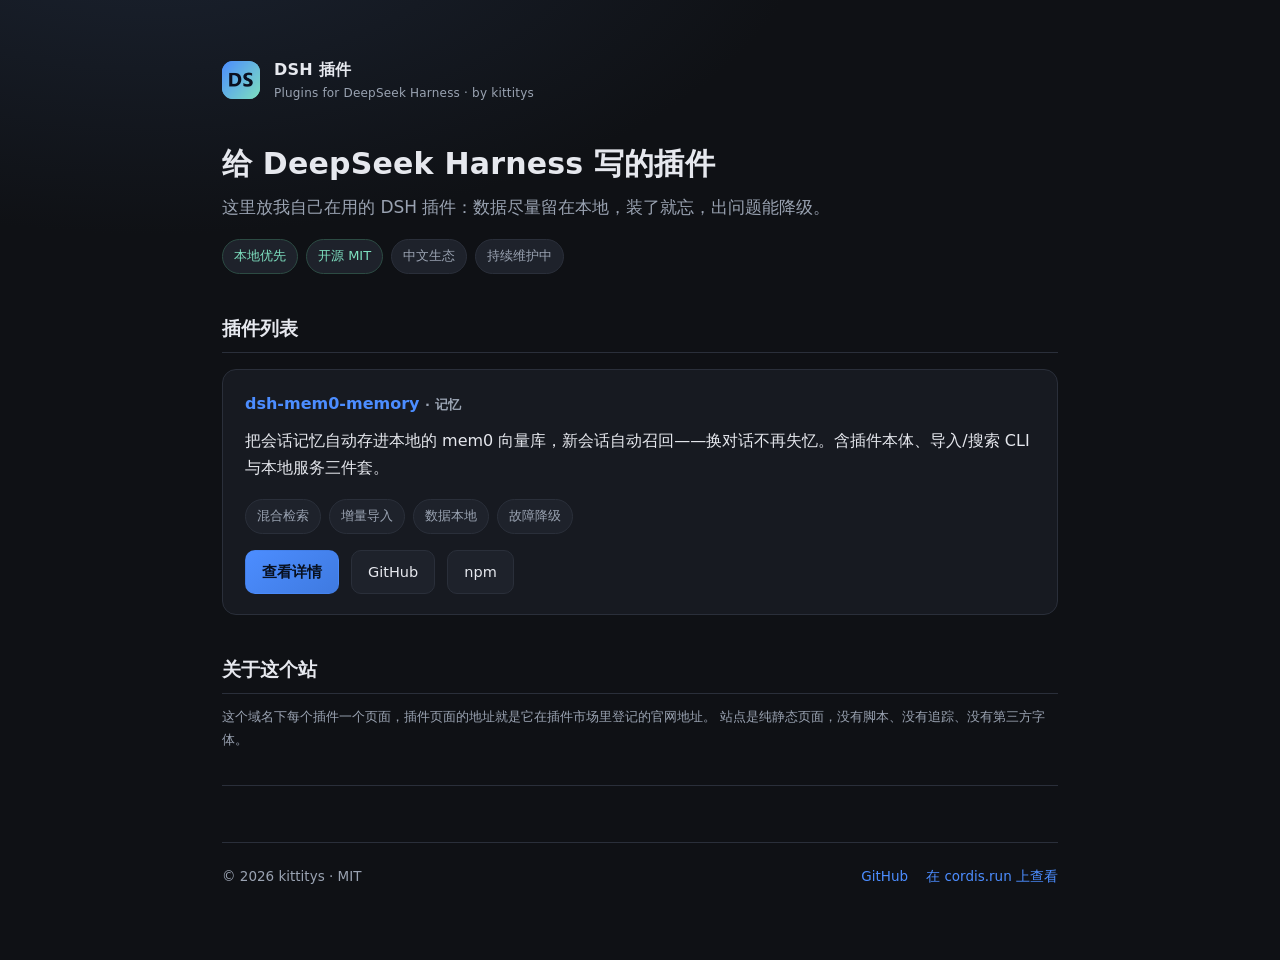
<file: index.html>
<!doctype html>
<html lang="zh-CN">
<head>
  <meta charset="utf-8">
  <meta name="viewport" content="width=device-width, initial-scale=1">
  <title>DSH 插件 · Zara 的小站</title>
  <meta name="description" content="面向 DeepSeek Harness（DSH）的自研插件集合：记忆、检索与本地优先的数据管道。">
  <link rel="icon" href="favicon.svg" type="image/svg+xml">
  <link rel="alternate icon" href="favicon.png">
  <link rel="stylesheet" href="assets/site.css">
</head>
<body>
<div class="wrap">

  <header class="site">
    <div class="mark"><img src="assets/icon/dsh-mem0-memory-icon-128.png" alt="DSH 插件" width="38" height="38"></div>
    <div class="who">DSH 插件
      <small>Plugins for DeepSeek Harness · by kittitys</small>
    </div>
  </header>

  <h1>给 DeepSeek Harness 写的插件</h1>
  <p class="lede">这里放我自己在用的 DSH 插件：数据尽量留在本地，装了就忘，出问题能降级。</p>

  <div class="badges">
    <span class="badge on">本地优先</span>
    <span class="badge on">开源 MIT</span>
    <span class="badge">中文生态</span>
    <span class="badge">持续维护中</span>
  </div>

  <h2>插件列表</h2>

  <div class="card">
    <h3><a href="dsh-mem0-memory/">dsh-mem0-memory</a> <span class="muted small">· 记忆</span></h3>
    <p>把会话记忆自动存进本地的 mem0 向量库，新会话自动召回——换对话不再失忆。含插件本体、导入/搜索 CLI 与本地服务三件套。</p>
    <div class="badges">
      <span class="badge">混合检索</span>
      <span class="badge">增量导入</span>
      <span class="badge">数据本地</span>
      <span class="badge">故障降级</span>
    </div>
    <div class="links">
      <a class="btn primary" href="dsh-mem0-memory/">查看详情</a>
      <a class="btn" href="https://github.com/kittitys/dsh-mem0-memory">GitHub</a>
      <a class="btn" href="https://www.npmjs.com/package/dsh-mem0-memory">npm</a>
    </div>
  </div>

  <h2>关于这个站</h2>
  <p class="small muted">
    这个域名下每个插件一个页面，插件页面的地址就是它在插件市场里登记的官网地址。
    站点是纯静态页面，没有脚本、没有追踪、没有第三方字体。
  </p>

  <hr>

  <footer class="site">
    <span>© 2026 kittitys · MIT</span>
    <nav>
      <a href="https://github.com/kittitys">GitHub</a>
      <a href="https://cordis.run">在 cordis.run 上查看</a>
    </nav>
  </footer>

</div>
</body>
</html>
</file>
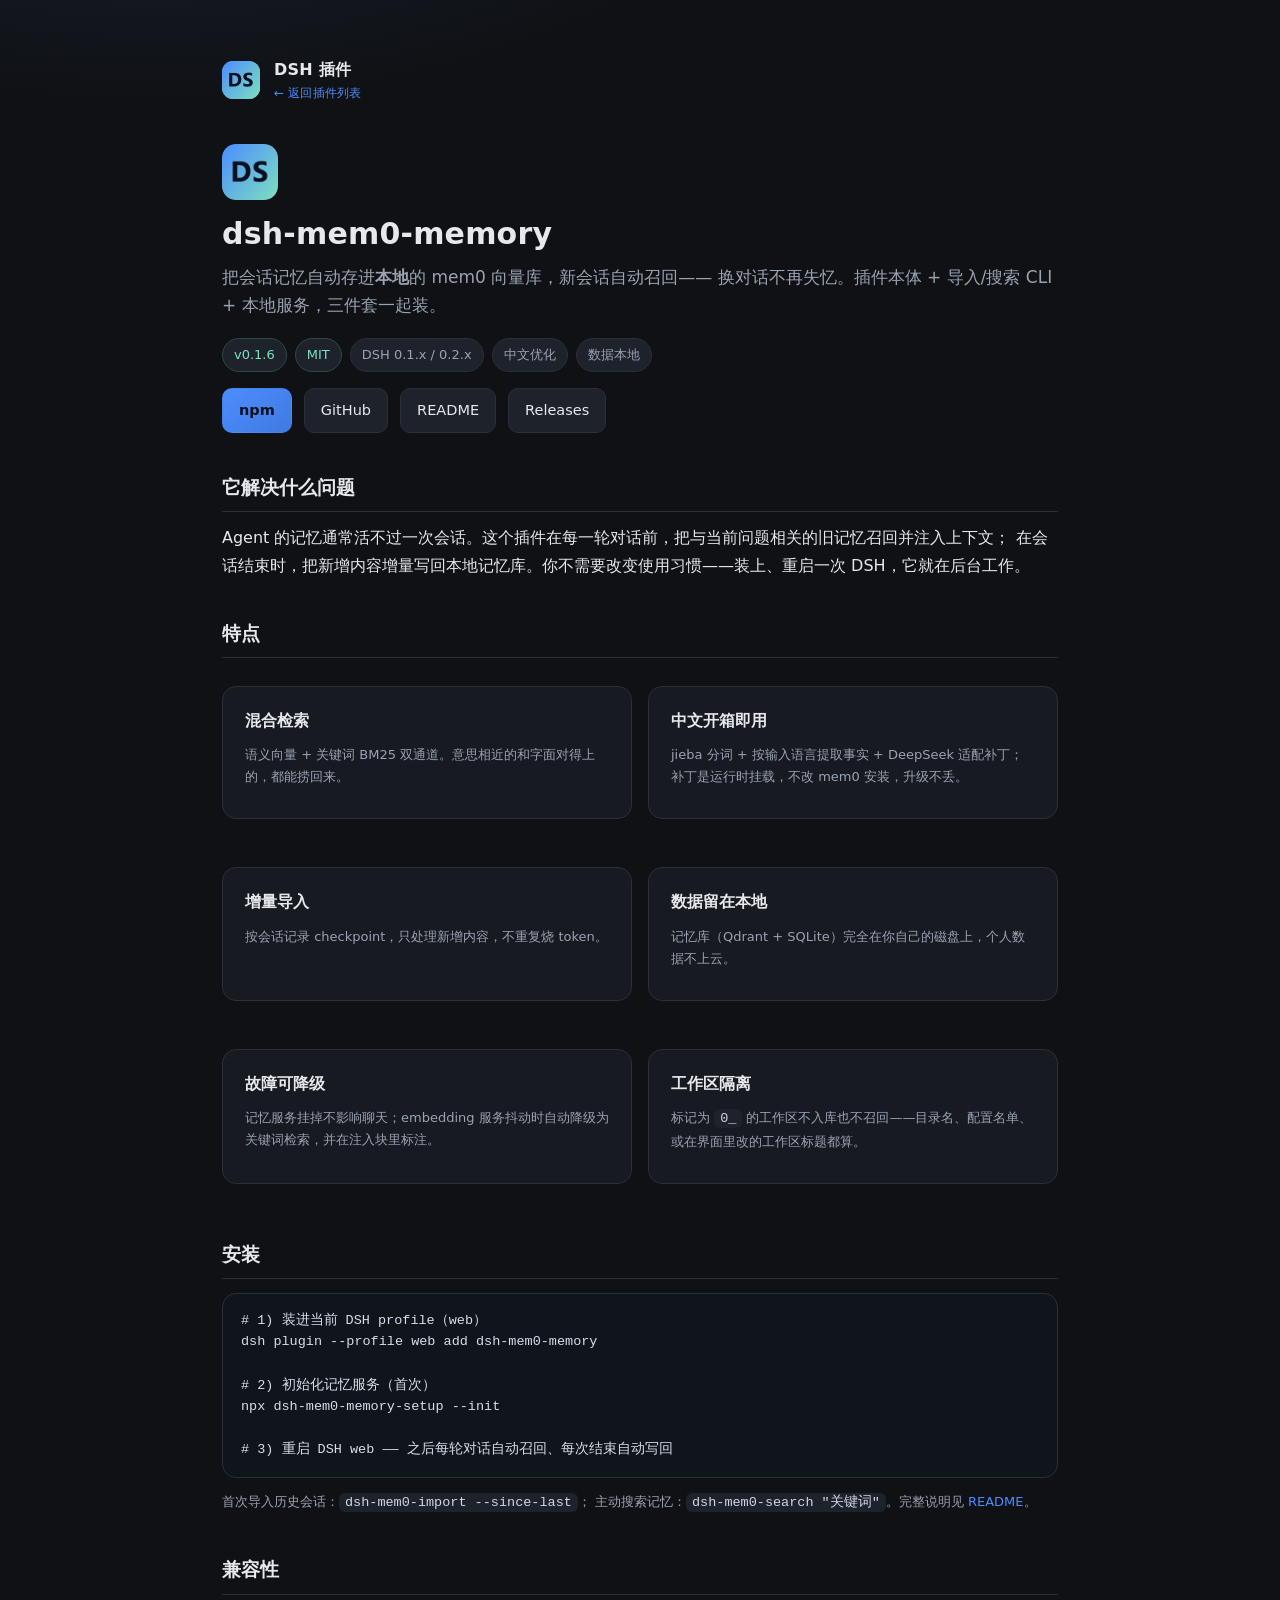
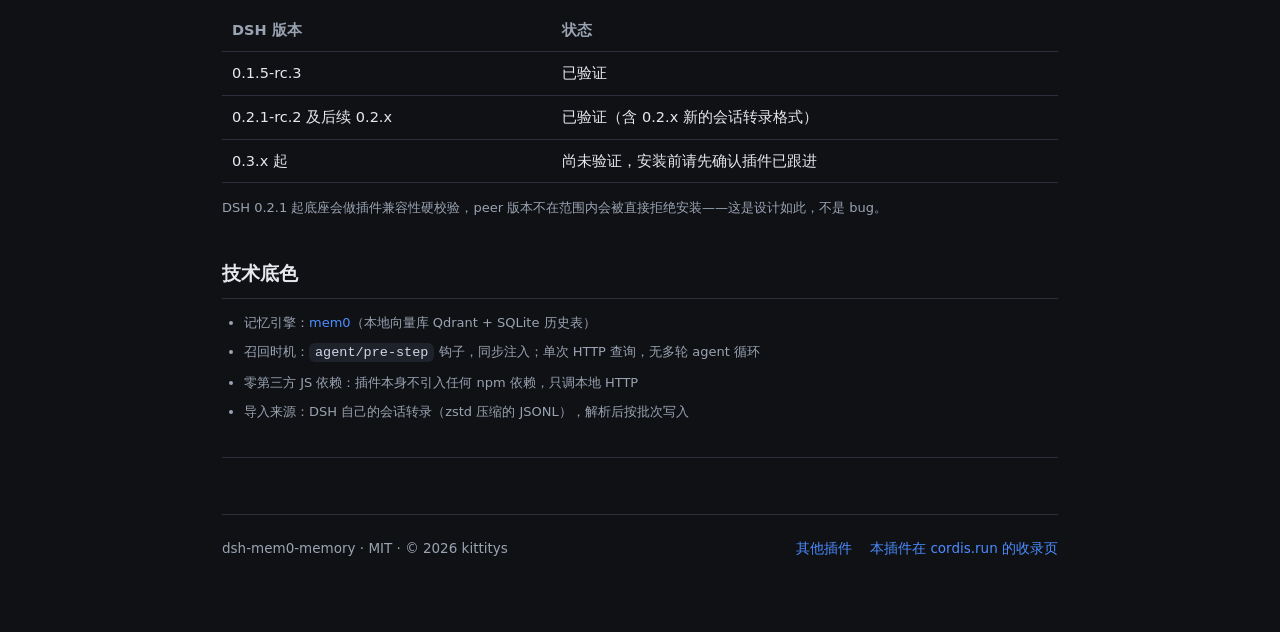
<file: dsh-mem0-memory/index.html>
<!doctype html>
<html lang="zh-CN">
<head>
  <meta charset="utf-8">
  <meta name="viewport" content="width=device-width, initial-scale=1">
  <title>dsh-mem0-memory · DSH 记忆插件</title>
  <meta name="description" content="把会话记忆自动存进本地 mem0 向量库，新会话自动召回。DeepSeek Harness 插件，中文优化、数据本地、增量导入。">
  <link rel="icon" href="../favicon.svg" type="image/svg+xml">
  <link rel="alternate icon" href="../favicon.png">
  <link rel="stylesheet" href="../assets/site.css">
</head>
<body>
<div class="wrap">

  <header class="site">
    <div class="mark"><img src="../assets/icon/dsh-mem0-memory-icon-128.png" alt="dsh-mem0-memory" width="38" height="38"></div>
    <div class="who">DSH 插件
      <small><a href="../">← 返回插件列表</a></small>
    </div>
  </header>

  <p class="brand"><img src="../assets/icon/dsh-mem0-memory-icon-128.png" alt="dsh-mem0-memory 图标" width="56" height="56"></p>
  <h1>dsh-mem0-memory</h1>
  <p class="lede">
    把会话记忆自动存进<strong>本地</strong>的 mem0 向量库，新会话自动召回——
    换对话不再失忆。插件本体 + 导入/搜索 CLI + 本地服务，三件套一起装。
  </p>

  <div class="badges">
    <span class="badge on">v0.1.6</span>
    <span class="badge on">MIT</span>
    <span class="badge">DSH 0.1.x / 0.2.x</span>
    <span class="badge">中文优化</span>
    <span class="badge">数据本地</span>
  </div>

  <div class="links">
    <a class="btn primary" href="https://www.npmjs.com/package/dsh-mem0-memory">npm</a>
    <a class="btn" href="https://github.com/kittitys/dsh-mem0-memory">GitHub</a>
    <a class="btn" href="https://github.com/kittitys/dsh-mem0-memory/blob/master/README.md">README</a>
    <a class="btn" href="https://github.com/kittitys/dsh-mem0-memory/releases">Releases</a>
  </div>

  <h2>它解决什么问题</h2>
  <p>
    Agent 的记忆通常活不过一次会话。这个插件在每一轮对话前，把与当前问题相关的旧记忆召回并注入上下文；
    在会话结束时，把新增内容增量写回本地记忆库。你不需要改变使用习惯——装上、重启一次 DSH，它就在后台工作。
  </p>

  <h2>特点</h2>
  <div class="grid">
    <div class="card">
      <h3>混合检索</h3>
      <p class="small muted">语义向量 + 关键词 BM25 双通道。意思相近的和字面对得上的，都能捞回来。</p>
    </div>
    <div class="card">
      <h3>中文开箱即用</h3>
      <p class="small muted">jieba 分词 + 按输入语言提取事实 + DeepSeek 适配补丁；补丁是运行时挂载，不改 mem0 安装，升级不丢。</p>
    </div>
    <div class="card">
      <h3>增量导入</h3>
      <p class="small muted">按会话记录 checkpoint，只处理新增内容，不重复烧 token。</p>
    </div>
    <div class="card">
      <h3>数据留在本地</h3>
      <p class="small muted">记忆库（Qdrant + SQLite）完全在你自己的磁盘上，个人数据不上云。</p>
    </div>
    <div class="card">
      <h3>故障可降级</h3>
      <p class="small muted">记忆服务挂掉不影响聊天；embedding 服务抖动时自动降级为关键词检索，并在注入块里标注。</p>
    </div>
    <div class="card">
      <h3>工作区隔离</h3>
      <p class="small muted">标记为 <code>0_</code> 的工作区不入库也不召回——目录名、配置名单、或在界面里改的工作区标题都算。</p>
    </div>
  </div>

  <h2>安装</h2>
  <pre><code># 1) 装进当前 DSH profile（web）
dsh plugin --profile web add dsh-mem0-memory

# 2) 初始化记忆服务（首次）
npx dsh-mem0-memory-setup --init

# 3) 重启 DSH web —— 之后每轮对话自动召回、每次结束自动写回</code></pre>
  <p class="small muted">
    首次导入历史会话：<code>dsh-mem0-import --since-last</code>；
    主动搜索记忆：<code>dsh-mem0-search "关键词"</code>。完整说明见
    <a href="https://github.com/kittitys/dsh-mem0-memory#readme">README</a>。
  </p>

  <h2>兼容性</h2>
  <table>
    <tr><th>DSH 版本</th><th>状态</th></tr>
    <tr><td>0.1.5-rc.3</td><td>已验证</td></tr>
    <tr><td>0.2.1-rc.2 及后续 0.2.x</td><td>已验证（含 0.2.x 新的会话转录格式）</td></tr>
    <tr><td>0.3.x 起</td><td>尚未验证，安装前请先确认插件已跟进</td></tr>
  </table>
  <p class="small muted">
    DSH 0.2.1 起底座会做插件兼容性硬校验，peer 版本不在范围内会被直接拒绝安装——这是设计如此，不是 bug。
  </p>

  <h2>技术底色</h2>
  <ul class="small muted">
    <li>记忆引擎：<a href="https://github.com/mem0ai/mem0">mem0</a>（本地向量库 Qdrant + SQLite 历史表）</li>
    <li>召回时机：<code>agent/pre-step</code> 钩子，同步注入；单次 HTTP 查询，无多轮 agent 循环</li>
    <li>零第三方 JS 依赖：插件本身不引入任何 npm 依赖，只调本地 HTTP</li>
    <li>导入来源：DSH 自己的会话转录（zstd 压缩的 JSONL），解析后按批次写入</li>
  </ul>

  <hr>

  <footer class="site">
    <span>dsh-mem0-memory · MIT · © 2026 kittitys</span>
    <nav>
      <a href="../">其他插件</a>
      <a href="https://cordis.run">本插件在 cordis.run 的收录页</a>
    </nav>
  </footer>

</div>
</body>
</html>
</file>
<file: assets/site.css>
/* dsh-plugins-site — 单文件样式（无外部依赖，无追踪脚本） */
:root {
  --bg: #0f1115;
  --panel: #171a21;
  --panel-2: #1e222b;
  --text: #e6e8ee;
  --muted: #9aa3b2;
  --line: #2a2f3a;
  --accent: #4c8dff;
  --accent-2: #7ee0c0;
  --code-bg: #10141b;
  --radius: 14px;
}

* { box-sizing: border-box; }

html, body { margin: 0; padding: 0; }

body {
  background: radial-gradient(1200px 600px at 12% -10%, #1b2331 0%, var(--bg) 55%) no-repeat, var(--bg);
  color: var(--text);
  font: 16px/1.7 "Segoe UI", "PingFang SC", "Microsoft YaHei", system-ui, -apple-system, sans-serif;
  -webkit-font-smoothing: antialiased;
}

a { color: var(--accent); text-decoration: none; }
a:hover { text-decoration: underline; }

.wrap { max-width: 880px; margin: 0 auto; padding: 56px 22px 72px; }

header.site { display: flex; align-items: center; gap: 14px; margin-bottom: 40px; }
header.site .mark {
  width: 38px; height: 38px; border-radius: 11px; flex: 0 0 auto;
  background: linear-gradient(140deg, var(--accent), var(--accent-2));
  display: grid; place-items: center; color: #0b1020; font-weight: 700;
}
header.site .who { font-weight: 600; letter-spacing: .2px; }
header.site .who small { display: block; color: var(--muted); font-weight: 400; font-size: 12px; }

h1 { font-size: 30px; line-height: 1.3; margin: 0 0 10px; letter-spacing: .2px; }
h2 { font-size: 19px; margin: 38px 0 12px; padding-bottom: 8px; border-bottom: 1px solid var(--line); }
h3 { font-size: 16px; margin: 22px 0 8px; color: var(--text); }
p { margin: 10px 0; }
.lede { color: var(--muted); font-size: 17px; }
.muted { color: var(--muted); }
.small { font-size: 13px; }

ul { padding-left: 22px; }
li { margin: 7px 0; }

code, pre { font-family: "Cascadia Mono", Consolas, "Courier New", monospace; font-size: 13.5px; }
code { background: var(--panel-2); padding: 2px 6px; border-radius: 6px; color: #cfd7e6; }
pre {
  background: var(--code-bg); border: 1px solid var(--line); border-radius: var(--radius);
  padding: 16px 18px; overflow-x: auto; line-height: 1.6;
}
pre code { background: none; padding: 0; color: #d7deeb; }

.card {
  background: var(--panel); border: 1px solid var(--line); border-radius: var(--radius);
  padding: 20px 22px; margin: 16px 0;
}
.card h3 { margin-top: 0; }

.badges { display: flex; flex-wrap: wrap; gap: 8px; margin: 18px 0 6px; }
.badge {
  display: inline-block; padding: 5px 11px; border-radius: 999px;
  background: var(--panel-2); border: 1px solid var(--line); color: var(--muted); font-size: 13px;
}
.badge.on { color: var(--accent-2); border-color: #2c4b43; }

.links { display: flex; flex-wrap: wrap; gap: 12px; margin-top: 16px; }
.btn {
  display: inline-block; padding: 9px 16px; border-radius: 10px;
  border: 1px solid var(--line); background: var(--panel-2); color: var(--text); font-size: 14.5px;
}
.btn.primary { background: linear-gradient(140deg, var(--accent), #3f7ae0); border-color: transparent; color: #08101f; font-weight: 600; }
.btn:hover { text-decoration: none; border-color: #3b465a; }

table { width: 100%; border-collapse: collapse; margin: 14px 0; font-size: 14.5px; }
th, td { text-align: left; padding: 9px 10px; border-bottom: 1px solid var(--line); vertical-align: top; }
th { color: var(--muted); font-weight: 600; }

.grid { display: grid; grid-template-columns: 1fr 1fr; gap: 16px; }
@media (max-width: 720px) {
  .grid { grid-template-columns: 1fr; }
  .wrap { padding-top: 36px; }
  h1 { font-size: 25px; }
}

hr { border: 0; border-top: 1px solid var(--line); margin: 34px 0; }

footer.site {
  margin-top: 56px; padding-top: 22px; border-top: 1px solid var(--line);
  color: var(--muted); font-size: 13.5px;
  display: flex; flex-wrap: wrap; gap: 8px 18px; justify-content: space-between;
}
footer.site nav { display: flex; flex-wrap: wrap; gap: 18px; }

.brand { margin: 0 0 14px; }
.brand img { display: block; border-radius: 14px; }
header.site .mark img { display: block; border-radius: 11px; }
</file>
